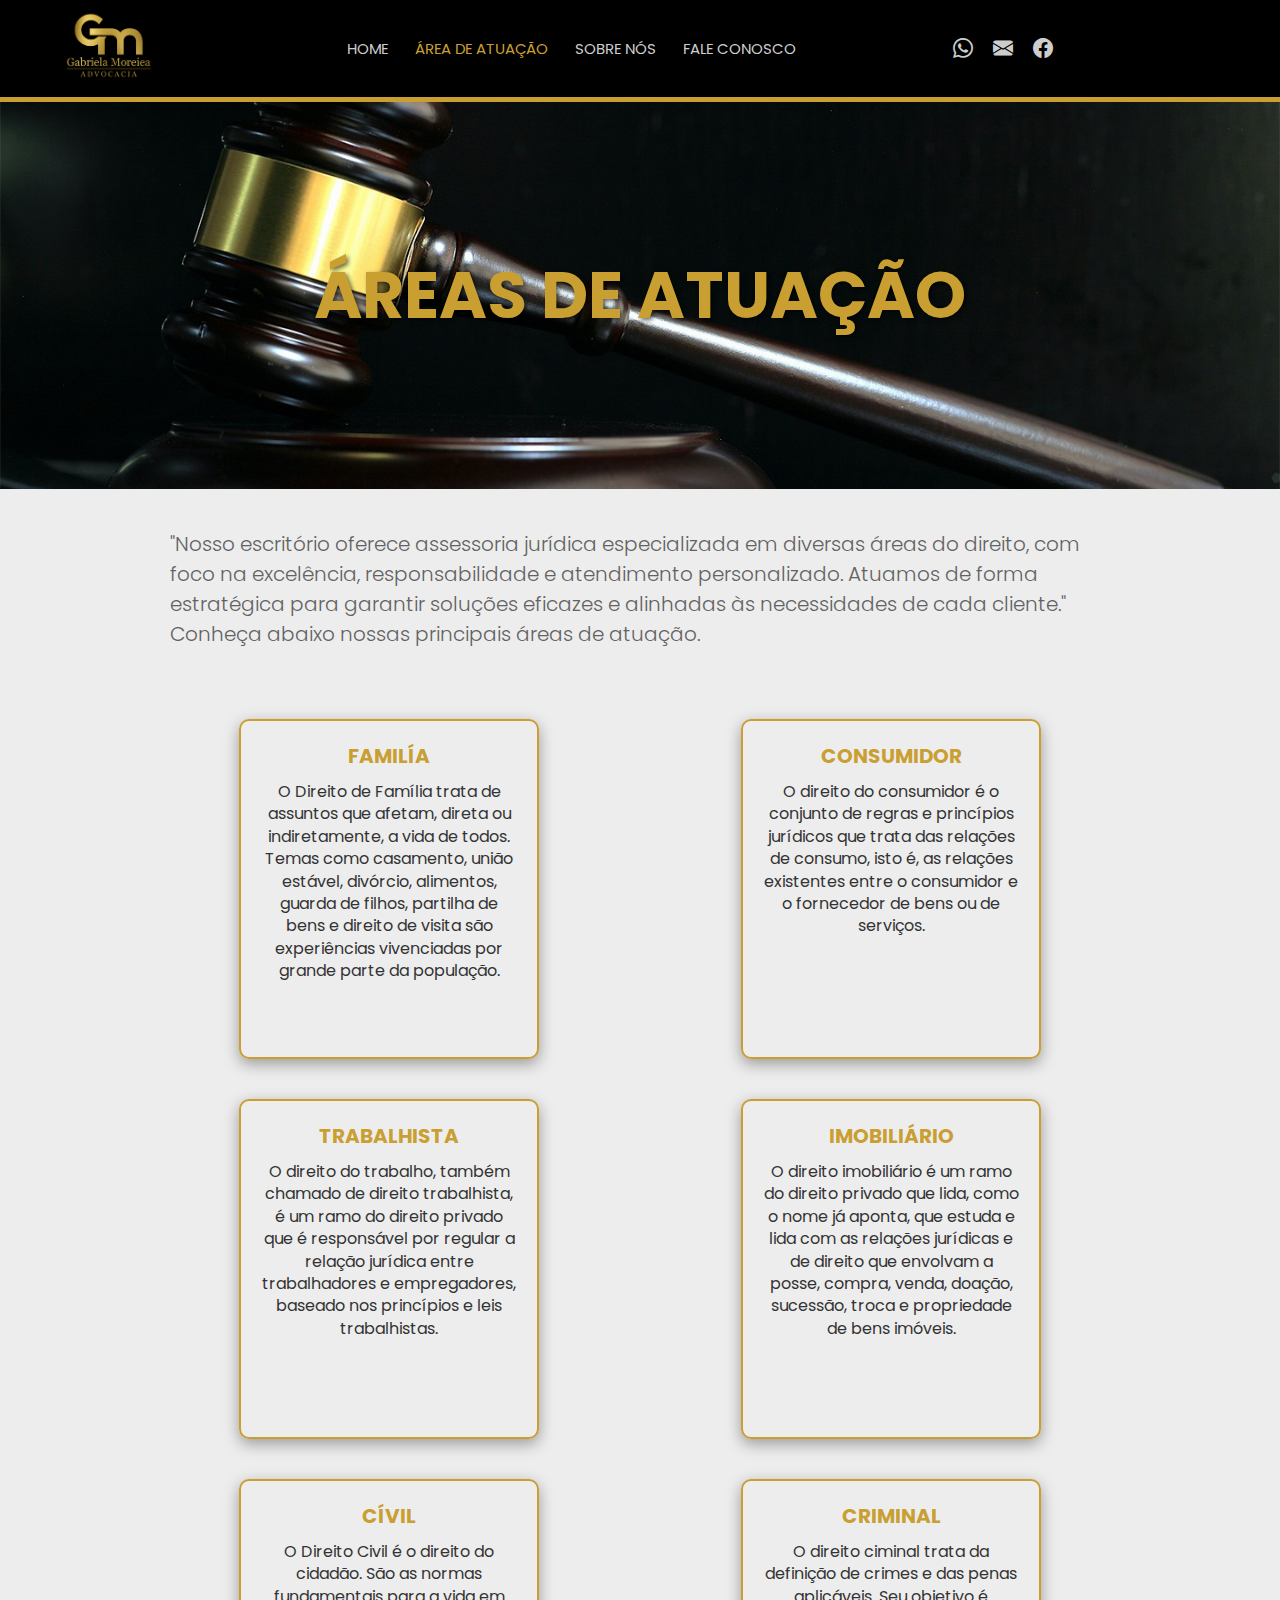
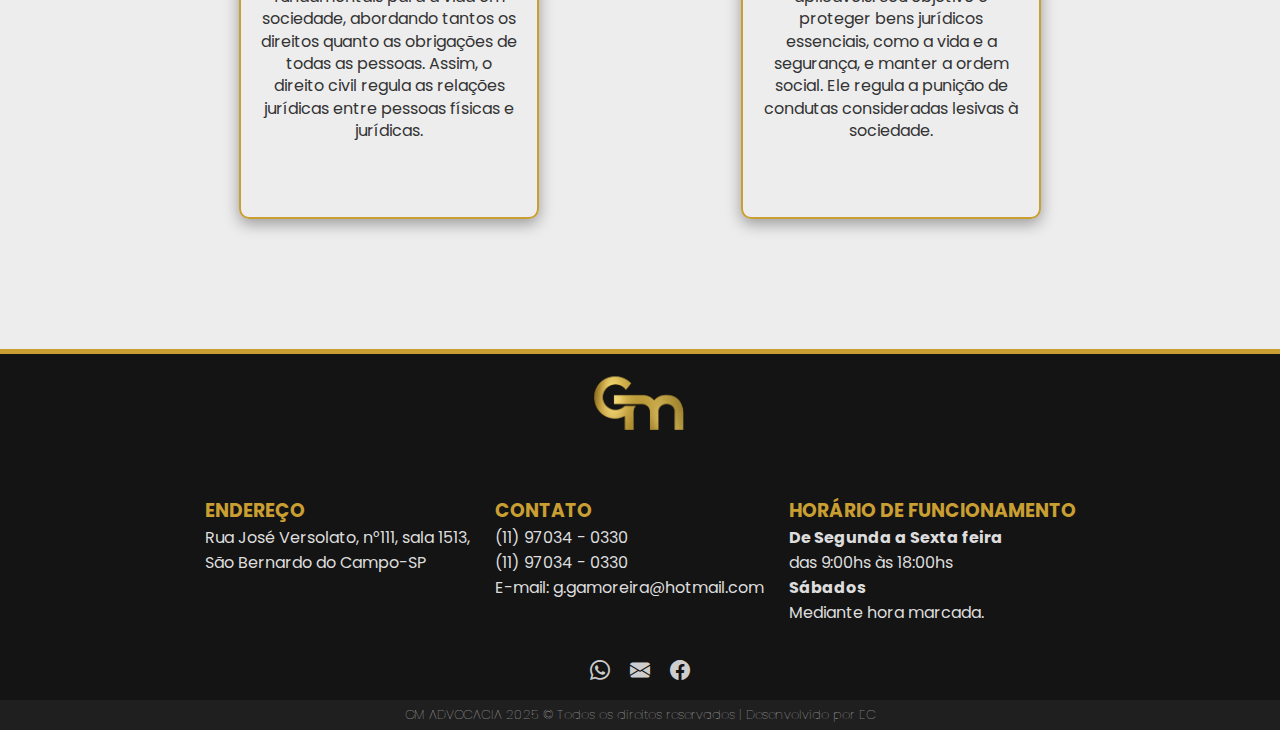
<file: areas_atuacao.html>
<!DOCTYPE html>
<html lang="pt-br">
<head>
    <meta charset="UTF-8">
    <meta name="viewport" content="width=device-width, initial-scale=1.0">
    <link rel="stylesheet" href="https://cdn.jsdelivr.net/npm/bootstrap-icons@1.13.1/font/bootstrap-icons.min.css">
    <title>Áreas de Atuação</title>

    <link rel="stylesheet" href="CSS/style.css">
        <link rel="stylesheet" href="CSS/responsive.css" media="screen">
        <script src="main.js" defer></script>
</head>
<body>

    <header>            
           
        <div class="container">
            <div class="logo"><a href="index.html"><img src="Logo 02.png" alt="Logo GM Advocacia"></a></div>
            <div class="menu">
                <ul>
                    <li> <a href="index.html">HOME</a> </li>  
                    <li> <a href="areas_atuacao.html" style="color: rgb(201, 159, 50);">ÁREA DE ATUAÇÃO</a> </li> 
                    <li> <a href="#">SOBRE NÓS</a> </li>
                    <li> <a href="#">FALE CONOSCO</a> </li> 
                </ul>
            </div>

            <div class="sociais">
                <a href="https://web.whatsapp.com/send?phone=11970340330" target="_blank">
                    <button>
                        <i class="bi bi-whatsapp"></i>
                    </button>
                </a>
                <a href="mailto:g.gamoreira@hotmail.com" target="_blank">
                    <button>
                        <i class="bi bi-envelope-fill"></i>
                    </button>
                </a>
    
                <a href="https://www.facebook.com/gabriela.moreira.7798?mibextid=ZbWKw" target="_blank">
                    <button>
                        <i class="bi bi-facebook"></i>
                    </button>
                </a>
            </div>


            <div class="btn-menu-mobile" id="btn-menu-mobile">
                <div class=" line-n1"></div>
                <div class=" line-n2"></div>
            </div>   
        </div>

        <div class="menu-mobile" id="menu-mobile">
            <ul>
                <li> <a href="index.html">HOME</a> </li>  
                <li> <a href="areas_atuacao.html" style="color: rgb(201, 159, 50);">ÁREA DE ATUAÇÃO</a> </li> 
                <li> <a href="#">SOBRE NÓS</a> </li>
                <li> <a href="#">FALE CONOSCO</a> </li> 
            </ul>
        </div>

    </header>

    <section class="banner-areas-atuacao">
        <div class="texto-banner">
            <h1>ÁREAS DE ATUAÇÃO</h1>
        </div>         
        <img src="Img/Áreas de atucção.png">
    </section>

    <div class="intro_areas_atuacao">
        <p>
            "Nosso escritório oferece assessoria jurídica especializada em diversas áreas do direito, 
            com foco na excelência, responsabilidade e atendimento personalizado. 
            Atuamos de forma estratégica para garantir soluções eficazes e alinhadas às necessidades de cada cliente."<br>
            Conheça abaixo nossas principais áreas de atuação.
        </p>
    </div>

    

    <div class="container-areas">
        <div class="card">
            <h3>FAMILÍA</h3>
            <P>
                O Direito de Família trata de assuntos que afetam, 
                direta ou indiretamente, a vida de todos. 
                Temas como casamento, união estável, divórcio, alimentos,
                guarda de filhos, partilha de bens e direito de visita são 
                experiências vivenciadas por grande parte da população.
            </P>
        </div>
        
        <div class="card">
            <h3>CONSUMIDOR</h3>
            <P>
                O direito do consumidor é o conjunto de regras e princípios
                jurídicos que trata das relações de consumo, isto é, 
                as relações existentes entre o consumidor e o fornecedor
                de bens ou de serviços.
            </P>
        </div>
        
        <div class="card">
            <h3>TRABALHISTA</h3>
            <P>
                O direito do trabalho, também chamado de direito trabalhista,
                é um ramo do direito privado que é responsável por regular a
                relação jurídica entre trabalhadores e empregadores, baseado 
                nos princípios e leis trabalhistas.
            </P>

        </div>
        <div class="card">
            <h3>IMOBILIÁRIO</h3>
            <P>
                O direito imobiliário é um ramo do direito privado que lida, 
                como o nome já aponta, que estuda e lida com as relações 
                jurídicas e de direito que envolvam a posse, compra, venda, 
                doação, sucessão, troca e propriedade de bens imóveis.
            </P>
        </div>

        <div class="card">
            <h3>CÍVIL</h3>
            <P>
                O Direito Civil é o direito do cidadão. São as normas 
                fundamentais para a vida em sociedade, abordando tantos 
                os direitos quanto as obrigações de todas as pessoas. 
                Assim, o direito civil regula as relações jurídicas entre
                pessoas físicas e jurídicas.
            </P>
        </div>

        <div class="card">
            <h3>CRIMINAL</h3>
            <P>
                O direito ciminal trata da definição de crimes
                e das penas aplicáveis. Seu objetivo é proteger 
                bens jurídicos essenciais, como a vida e a segurança,
                e manter a ordem social. Ele regula a punição de condutas 
                consideradas lesivas à sociedade. 
            </P>
        </div>

    </div>
    
    <!--Footer-->

    <div class="container-footer">
        <div class="logo-footer"><a href="index.html"><img src="Logo 02-Dourado-PNG.png" alt="Logo GM Advocacia"></a></div>
        
        <div class="container-informacoes">        
            <div class="endereco">
                <h3>ENDEREÇO</h3>
                <p>
                    Rua José Versolato, n°111, sala 1513,<br>
                    São Bernardo do Campo-SP  
                </p>
            </div>

            <div class="contato">
                <h3>CONTATO</h3>
                <p>
                (11) 97034 - 0330<br>
                (11) 97034 - 0330<br>
                E-mail: g.gamoreira@hotmail.com 
                </p>
            </div>

            <div class="horarios">
                <h3>HORÁRIO DE FUNCIONAMENTO</h3>
                <p>
                <b>De Segunda a Sexta feira</b><br>
                    das 9:00hs às 18:00hs<br>
                <b>Sábados</b><br>
                    Mediante hora marcada.
                </p>
            </div>
            
        </div>

        <div class="sociais-footer">
            <a href="https://web.whatsapp.com/send?phone=11970340330" target="_blank">
                <button>
                    <i class="bi bi-whatsapp"></i>
                </button>
            </a>
            <a href="mailto:g.gamoreira@hotmail.com" target="_blank">
                <button>
                    <i class="bi bi-envelope-fill"></i>
                </button>
            </a>

            <a href="https://www.facebook.com/gabriela.moreira.7798?mibextid=ZbWKw" target="_blank">
                <button>
                    <i class="bi bi-facebook"></i>
                </button>
            </a>
        </div>
        <div class="copy">
            <p>GM ADVOCACIA 2025 &copy; Todos os direitos reservados | Desenvolvido por EC</p>
        </div>
    </div>

     



    
</body>
</html>
</file>
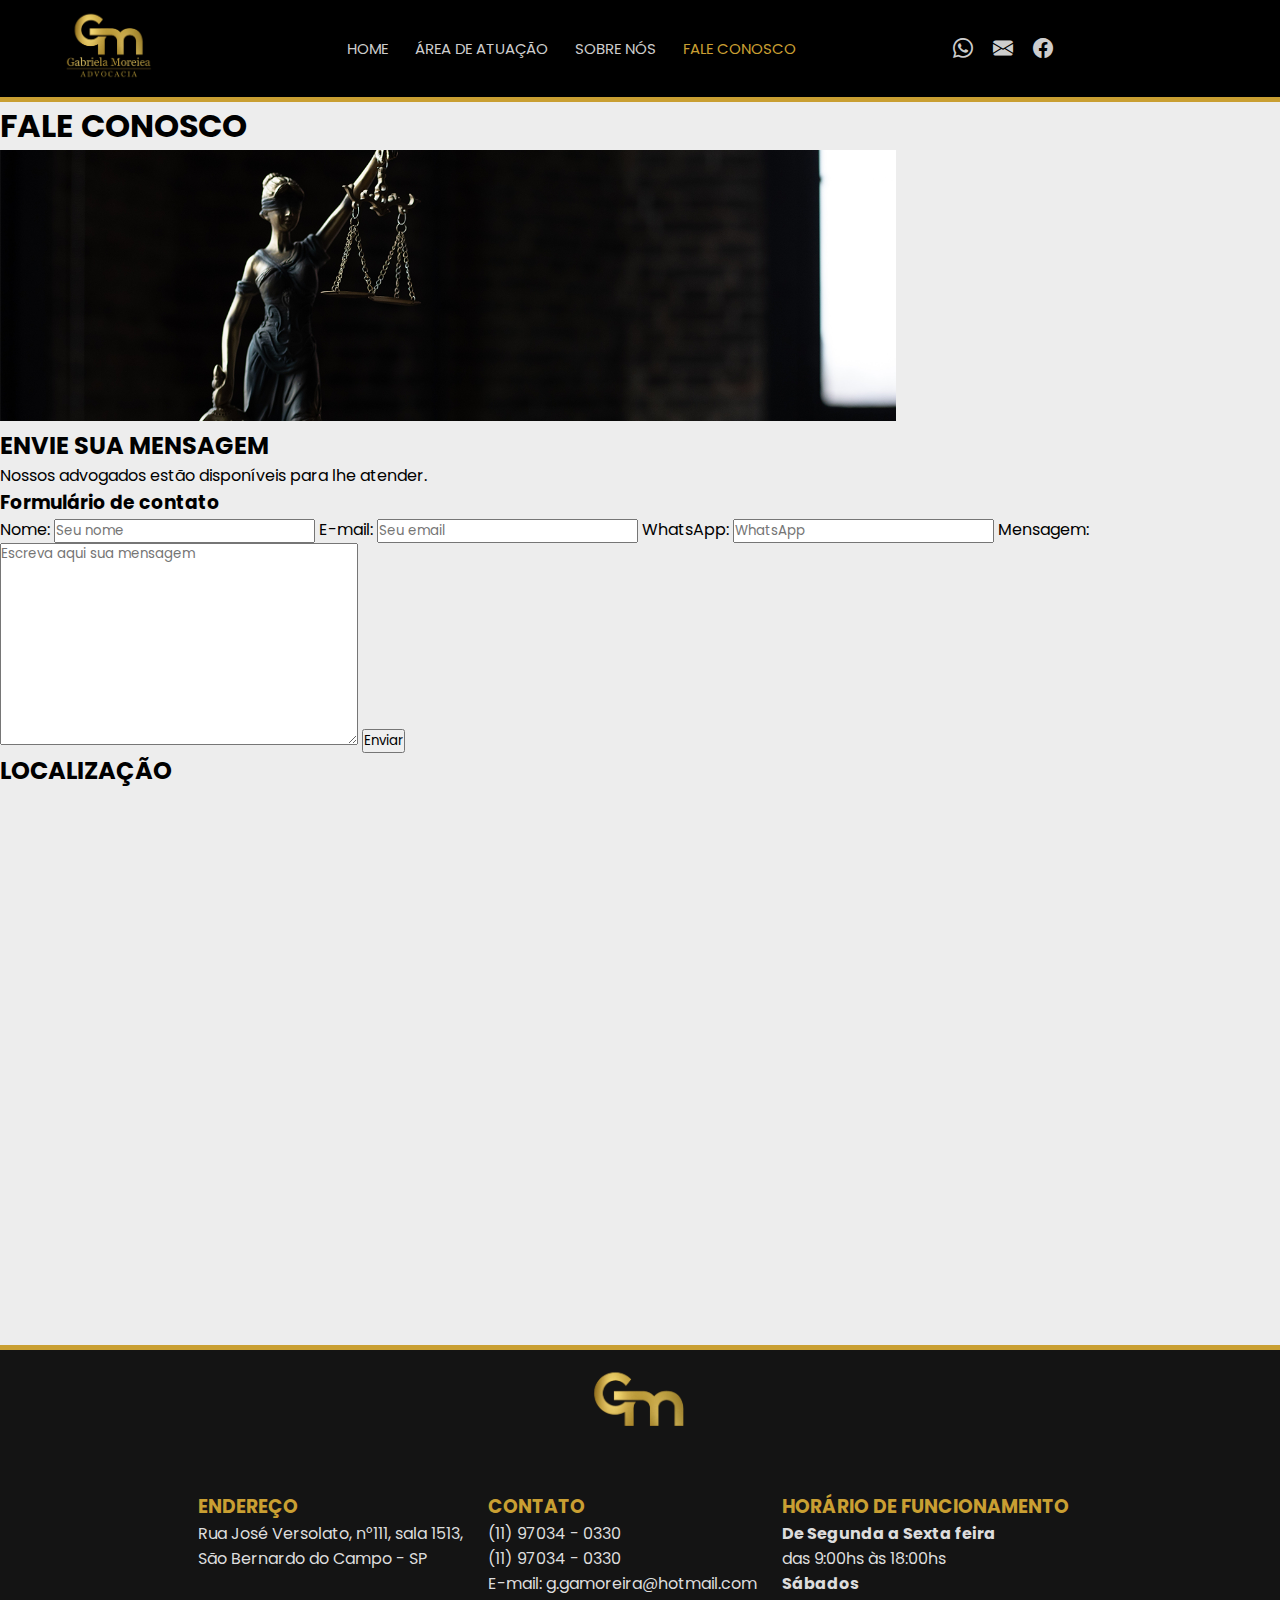
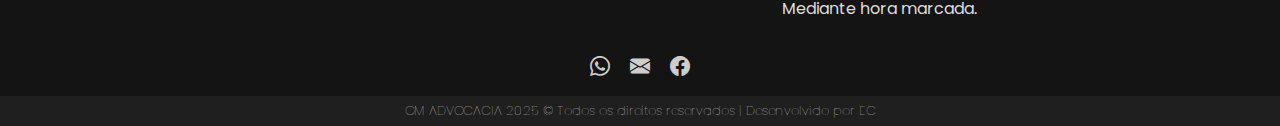
<file: fale_conosco.html>
<!DOCTYPE html>
    <html lang="pt-br">
    <head>
        <meta charset="UTF-8">
        <meta name="viewport" content="width=device-width, initial-scale=1.0">

        <link rel="stylesheet" href="https://cdn.jsdelivr.net/npm/bootstrap-icons@1.13.1/font/bootstrap-icons.min.css">
        
        <title> Fale Conosco | GM Advocacia</title>
        <link rel="stylesheet" href="CSS/style.css">
        <link rel="stylesheet" href="CSS/responsive.css" media="screen">
        <script src="main.js" defer></script>
        
    </head>
    <body>

          <!--<a href="#">g.gamoreira@hotmail.com </a> | <a href="#">(11) 97034 - 0330</a>
           https://web.whatsapp.com/--> 

        <header>            
           
           <div class="container">
                <div class="logo"><a href="index.html"><img src="Logo 02.png" alt="Logo GM Advocacia"></a></div>
                <div class="menu">
                  <ul>
                     <li> <a href="index.html" >HOME</a> </li>  
                     <li> <a href="areas_atuacao.html">ÁREA DE ATUAÇÃO</a> </li> 
                     <li> <a href="sobre_nos.html">SOBRE NÓS</a> </li>
                     <li> <a href="fale_conosco.html" style="color: rgb(201, 159, 50);">FALE CONOSCO</a> </li> 
                  </ul>
                </div>

                <div class="sociais">
                    <a href="https://web.whatsapp.com/send?phone=11970340330" target="_blank">
                        <button>
                            <i class="bi bi-whatsapp"></i>
                        </button>
                    </a>
                    <a href="mailto:g.gamoreira@hotmail.com" target="_blank">
                        <button>
                            <i class="bi bi-envelope-fill"></i>
                        </button>
                    </a>
        
                    <a href="https://www.facebook.com/gabriela.moreira.7798?mibextid=ZbWKw" target="_blank">
                        <button>
                            <i class="bi bi-facebook"></i>
                        </button>
                    </a>
                </div>


                <div class="btn-menu-mobile" id="btn-menu-mobile">
                    <div class=" line-n1"></div>
                    <div class=" line-n2"></div>
                </div>   
           </div>

           <div class="menu-mobile" id="menu-mobile">
                <ul>
                    <li> <a href="index.html">HOME</a> </li>
                    <li> <a href="areas_atuacao.html">ÁREA DE ATUAÇÃO</a> </li> 
                    <li> <a href="sobre_nos.html">SOBRE NÓS</a> </li>
                    <li> <a href="fale_conosco.html" style="color: rgb(201, 159, 50);">FALE CONOSCO</a> </li> 
                </ul>
            </div>

        </header>
        
        <div class="banner-conosco">
            <div class="texto-banner_conosco">
                <h1>FALE CONOSCO</h1>
            </div>         
            <img src="Img/Fale conosco.png">
        </div>

        <div class="texto_form">
            <h2>ENVIE SUA MENSAGEM</h2>
            <p>Nossos advogados estão disponíveis para lhe atender.</p>
        </div>

        <div class="formulario"> 
            <form action="https://formspree.io/f/mvgqnglw" method="post">

                <!-- Required: Your Static Forms API key
                <input type="hidden" name="apiKey" value="sf_b4ckfif6m0al00f9m60i40d7">   -->

                <h3>Formulário de contato</h3>

                <label>Nome:</label>
                <input type="text" name="name" placeholder="Seu nome" autocomplete="off" required>

                <label>E-mail:</label>
                <input type="email" name="email" placeholder="Seu email" autocomplete="off" required>

                <label>WhatsApp:</label>
                <input type="tel" name="telefone" placeholder="WhatsApp"  
                    pattern="^\(?\d{2}\)?\s?\d{4,5}-?\d{4}$" autocomplete="off">

                <label>Mensagem:</label>
                <textarea name="message" cols="30" rows="10" placeholder="Escreva aqui sua mensagem" required></textarea>

                <button type="submit">Enviar</button>

                <!-- Desativar reCAPTCHA 
                <input type="hidden" name="captcha" value="false">  -->

                <!-- Redirecionamento após envio 
                <input type="hidden" name="redirectTo" value="http://127.0.0.1:5500/obrigado.html">  -->

            </form>
        </div>


        <!--MAPA DE LOCALIZAÇAO-->

        <div class="localizacao">
            <h2>LOCALIZAÇÃO</h2>
            <div class="map">
                <iframe
                    src="https://www.google.com/maps/embed?pb=!1m18!1m12!1m3!1d1757.7796227114566!2d-46.55108734048931!3d-23.69105645134883!2m3!1f0!2f0!3f0!3m2!1i1024!2i768!4f13.1!3m3!1m2!1s0x94ce42366db803a7%3A0x899fd54c291163a7!2sR.%20Jos%C3%A9%20Versolato%2C%20111%20-%20Sala%201513%20-%20Centro%2C%20S%C3%A3o%20Bernardo%20do%20Campo%20-%20SP%2C%2009750-730!5e0!3m2!1spt-BR!2sbr!4v1754613613294!5m2!1spt-BR!2sbr" 
                    width="100%" 
                    height="450" 
                    style="border:0;" 
                    allowfullscreen="" 
                    loading="lazy" 
                    referrerpolicy="no-referrer-when-downgrade">
                </iframe>
            </div>

        </div>


        <!--Footer-->

       <div class="container-footer">
        <div class="logo-footer"><a href="index.html"><img src="Logo 02-Dourado-PNG.png" alt="Logo GM Advocacia"></a></div>
        
        <div class="container-informacoes">        
            <div class="endereco">
                <h3>ENDEREÇO</h3>
                <p>
                    Rua José Versolato, n°111, sala 1513,<br>
                    São Bernardo do Campo - SP  
                </p>
            </div><br>

            <div class="contato">
                <h3>CONTATO</h3>
                <p>
                (11) 97034 - 0330<br>
                (11) 97034 - 0330<br>
                E-mail: g.gamoreira@hotmail.com 
                </p>
            </div><br>

            <div class="horarios">
                <h3>HORÁRIO DE FUNCIONAMENTO</h3>
                <p>
                <b>De Segunda a Sexta feira</b><br>
                    das 9:00hs às 18:00hs<br>
                <b>Sábados</b><br>
                    Mediante hora marcada.
                </p>
            </div><br>
            
        </div>

        <div class="sociais-footer">
            <a href="https://web.whatsapp.com/send?phone=11970340330" target="_blank">
                <button>
                    <i class="bi bi-whatsapp"></i>
                </button>
            </a>
            <a href="mailto:g.gamoreira@hotmail.com" target="_blank">
                <button>
                    <i class="bi bi-envelope-fill"></i>
                </button>
            </a>

            <a href="https://www.facebook.com/gabriela.moreira.7798?mibextid=ZbWKw" target="_blank">
                <button>
                    <i class="bi bi-facebook"></i>
                </button>
            </a>
        </div>
        <div class="copy">
            <p>GM ADVOCACIA 2025 &copy; Todos os direitos reservados | Desenvolvido por EC</p>
        </div>
    </div>



        



    </body>
</HTML>
</file>
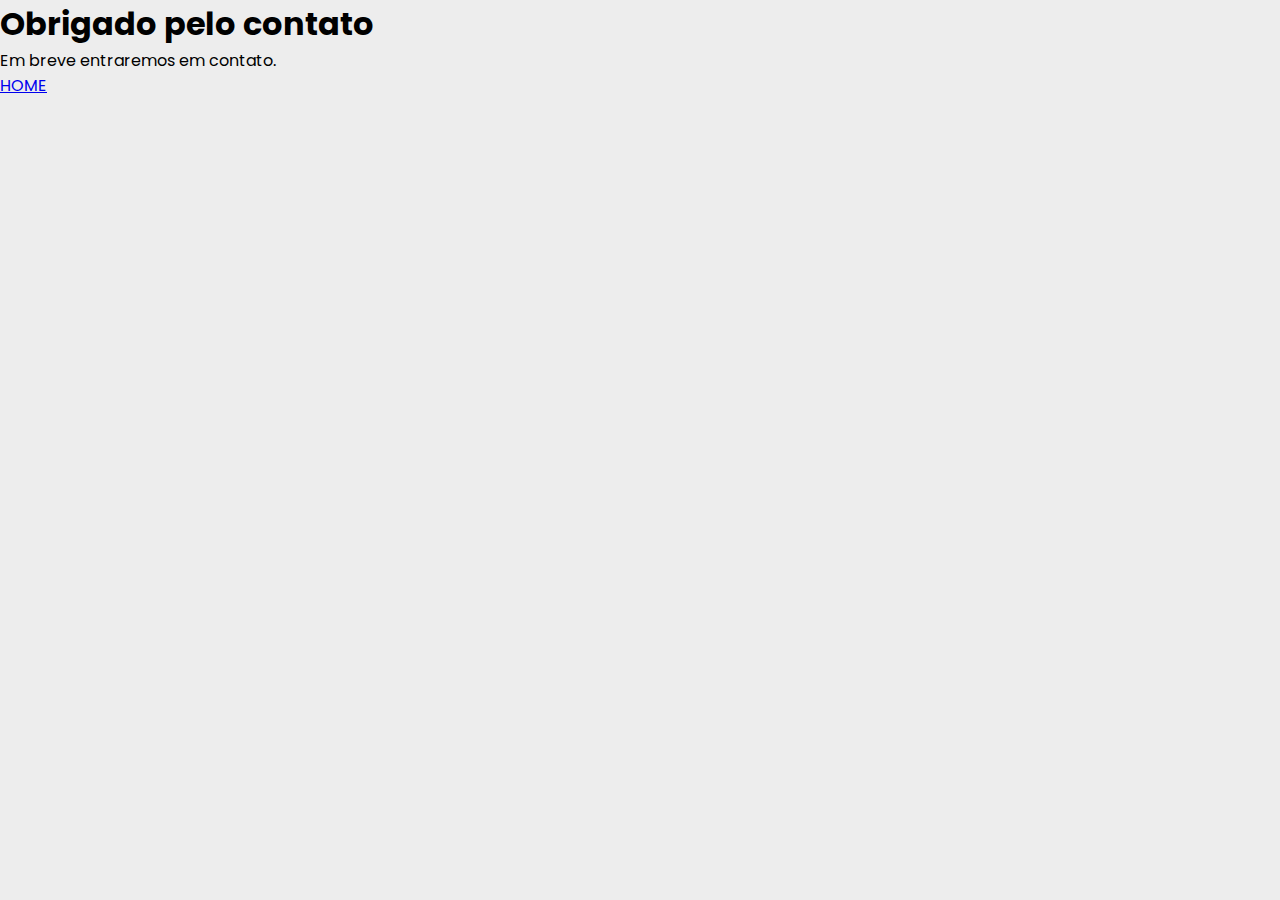
<file: obrigado.html>
<!DOCTYPE html>
<html lang="pt-br">
    <head>
        <meta charset="UTF-8">
        <meta name="viewport" content="width=device-width, initial-scale=1.0">

        <link rel="stylesheet" href="https://cdn.jsdelivr.net/npm/bootstrap-icons@1.13.1/font/bootstrap-icons.min.css">
        
        <title> Fale Conosco | GM Advocacia</title>
        <link rel="stylesheet" href="CSS/style.css">
        <link rel="stylesheet" href="CSS/responsive.css" media="screen">
        <script src="main.js" defer></script>
        
    </head>

    <body class="main">
        <h1 class="texto">Obrigado pelo contato</h1>
        <p class="paragrafo">Em breve entraremos em contato.</p>
        <a href="fale_conosco.html" class="btn">HOME</a>
        
    </body>
</html>
</file>
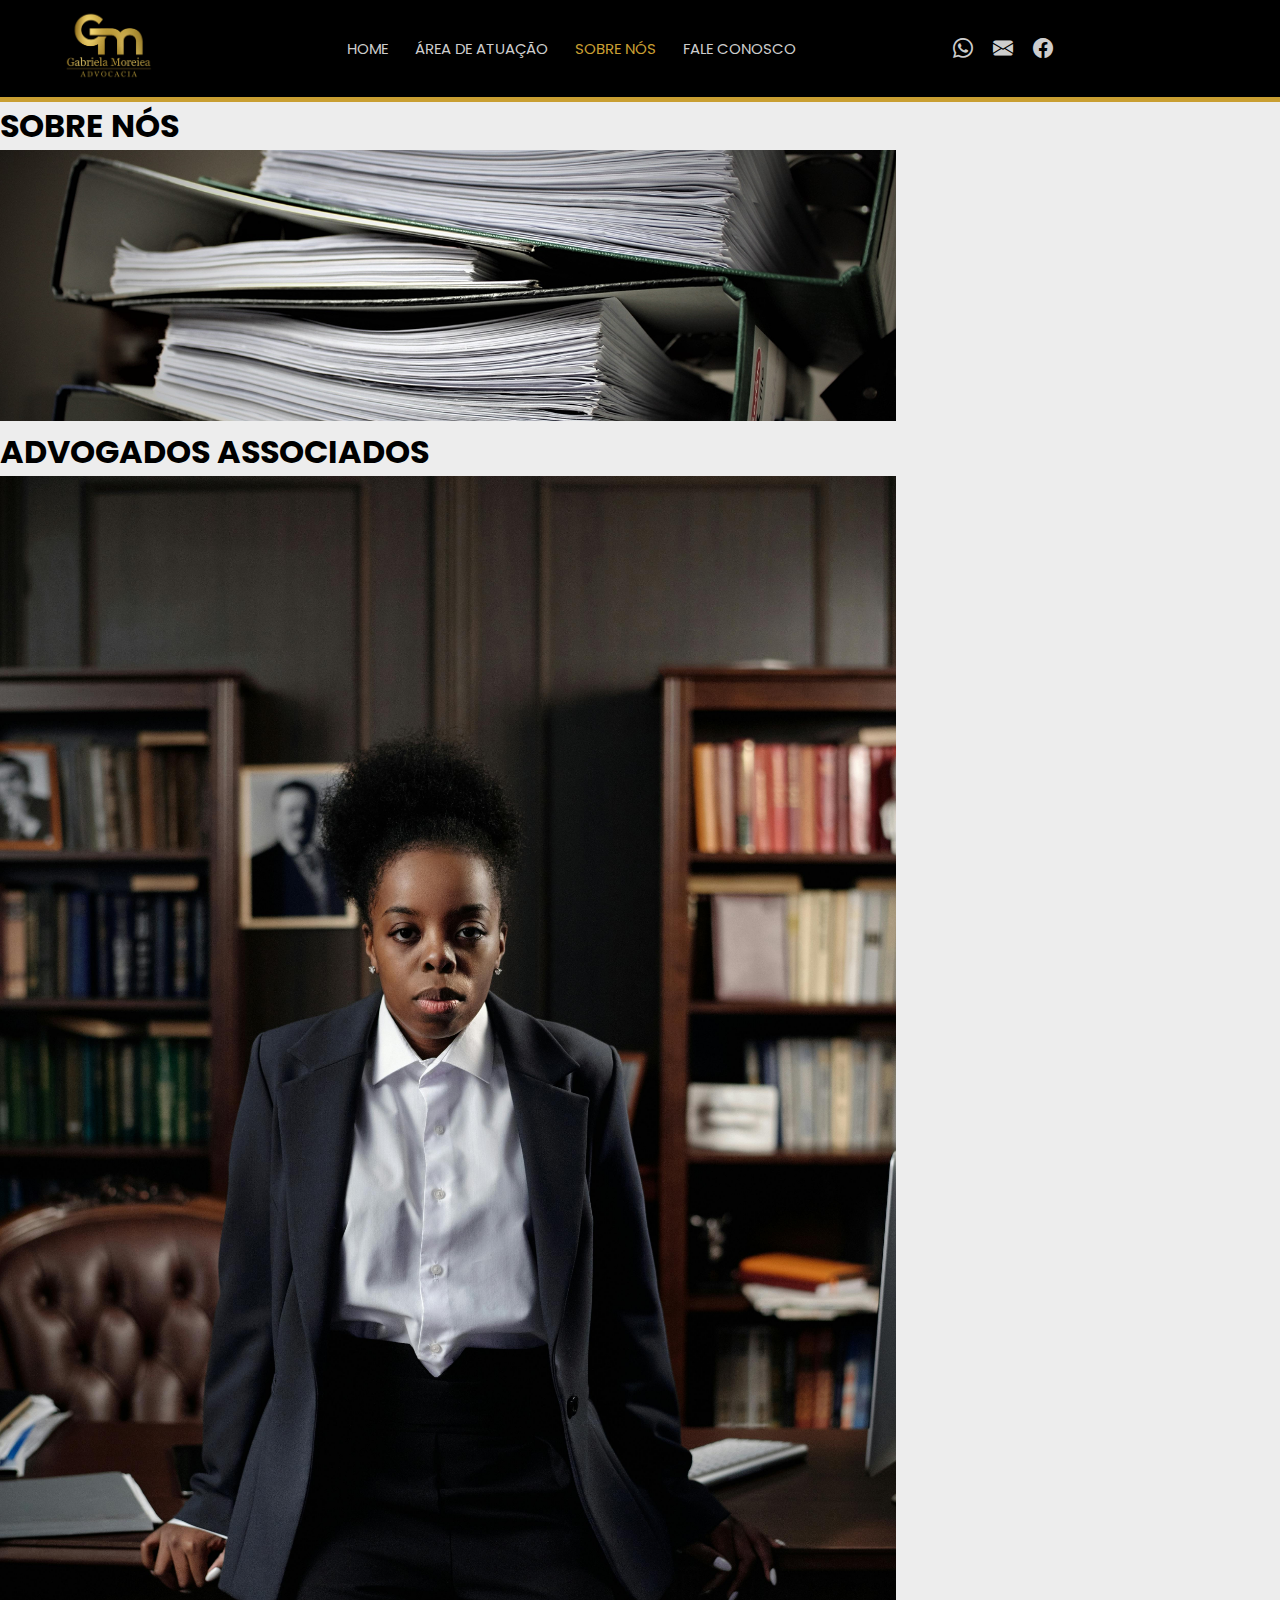
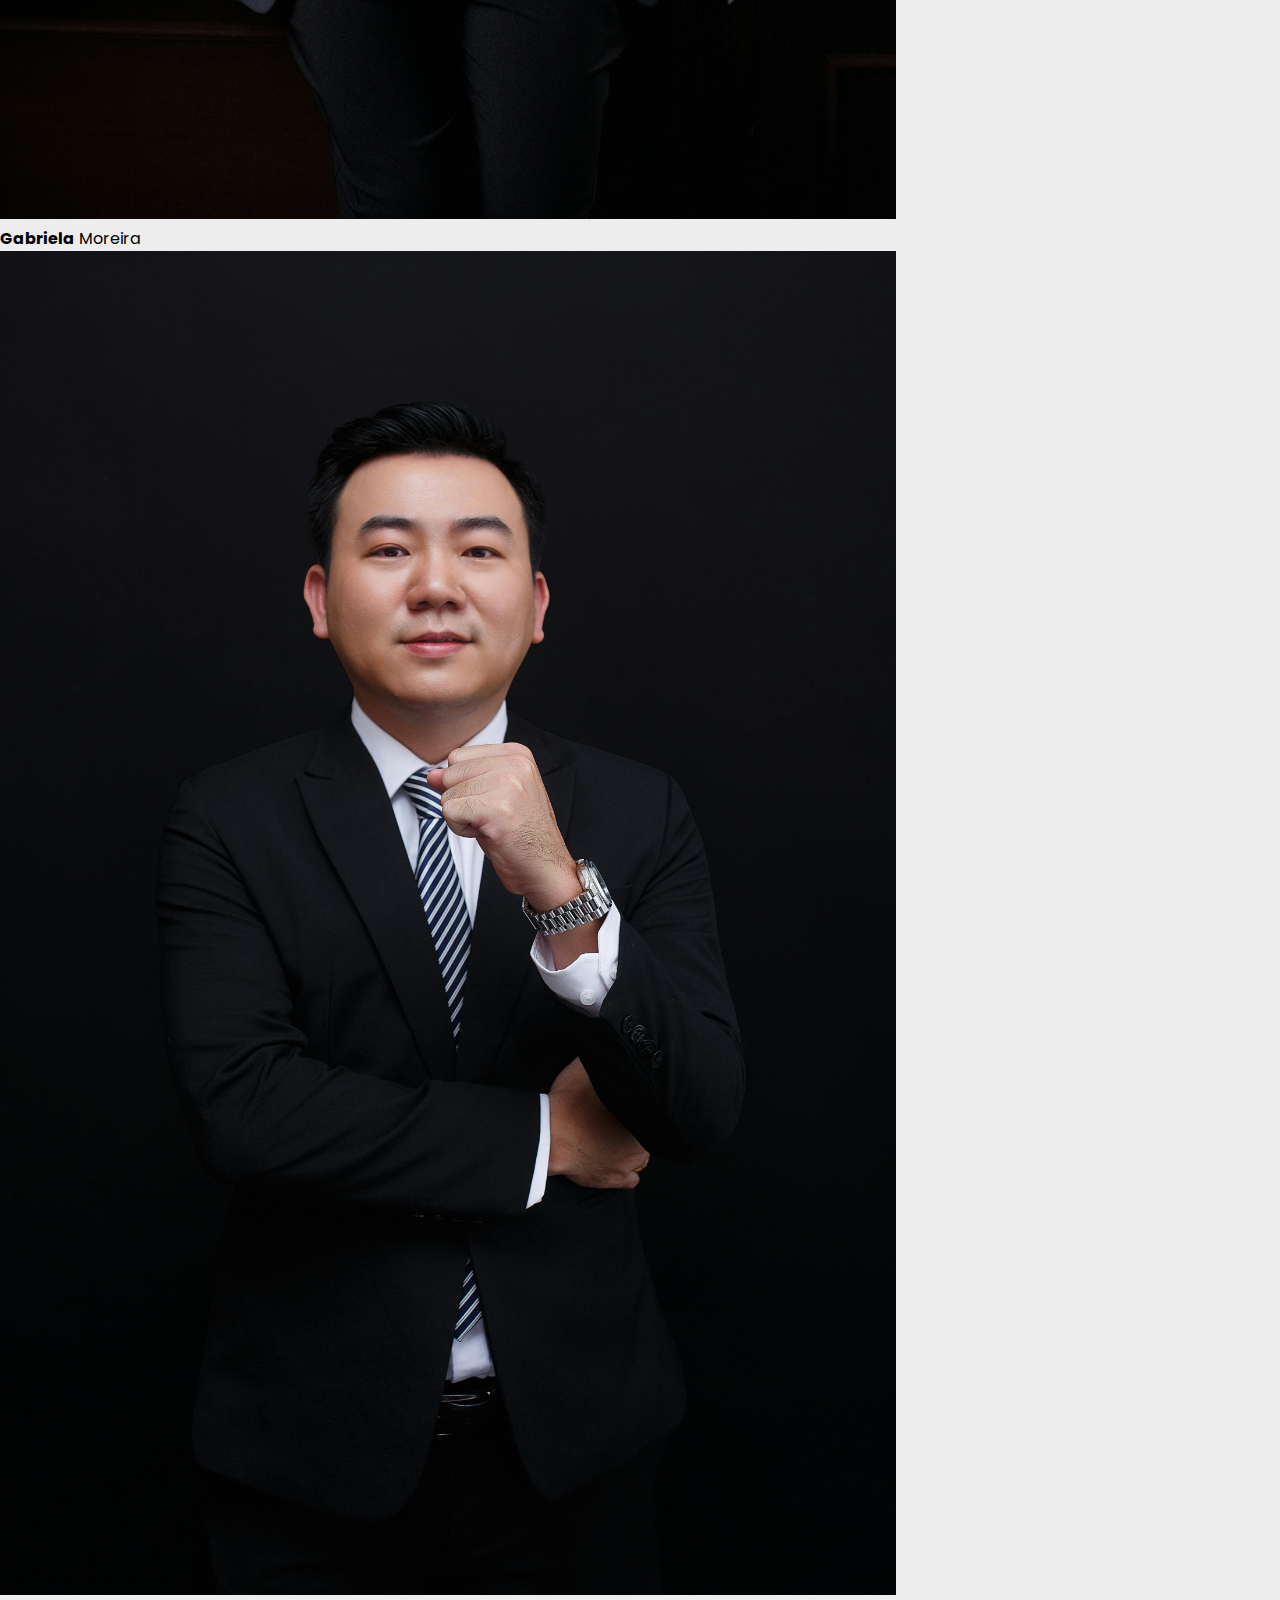
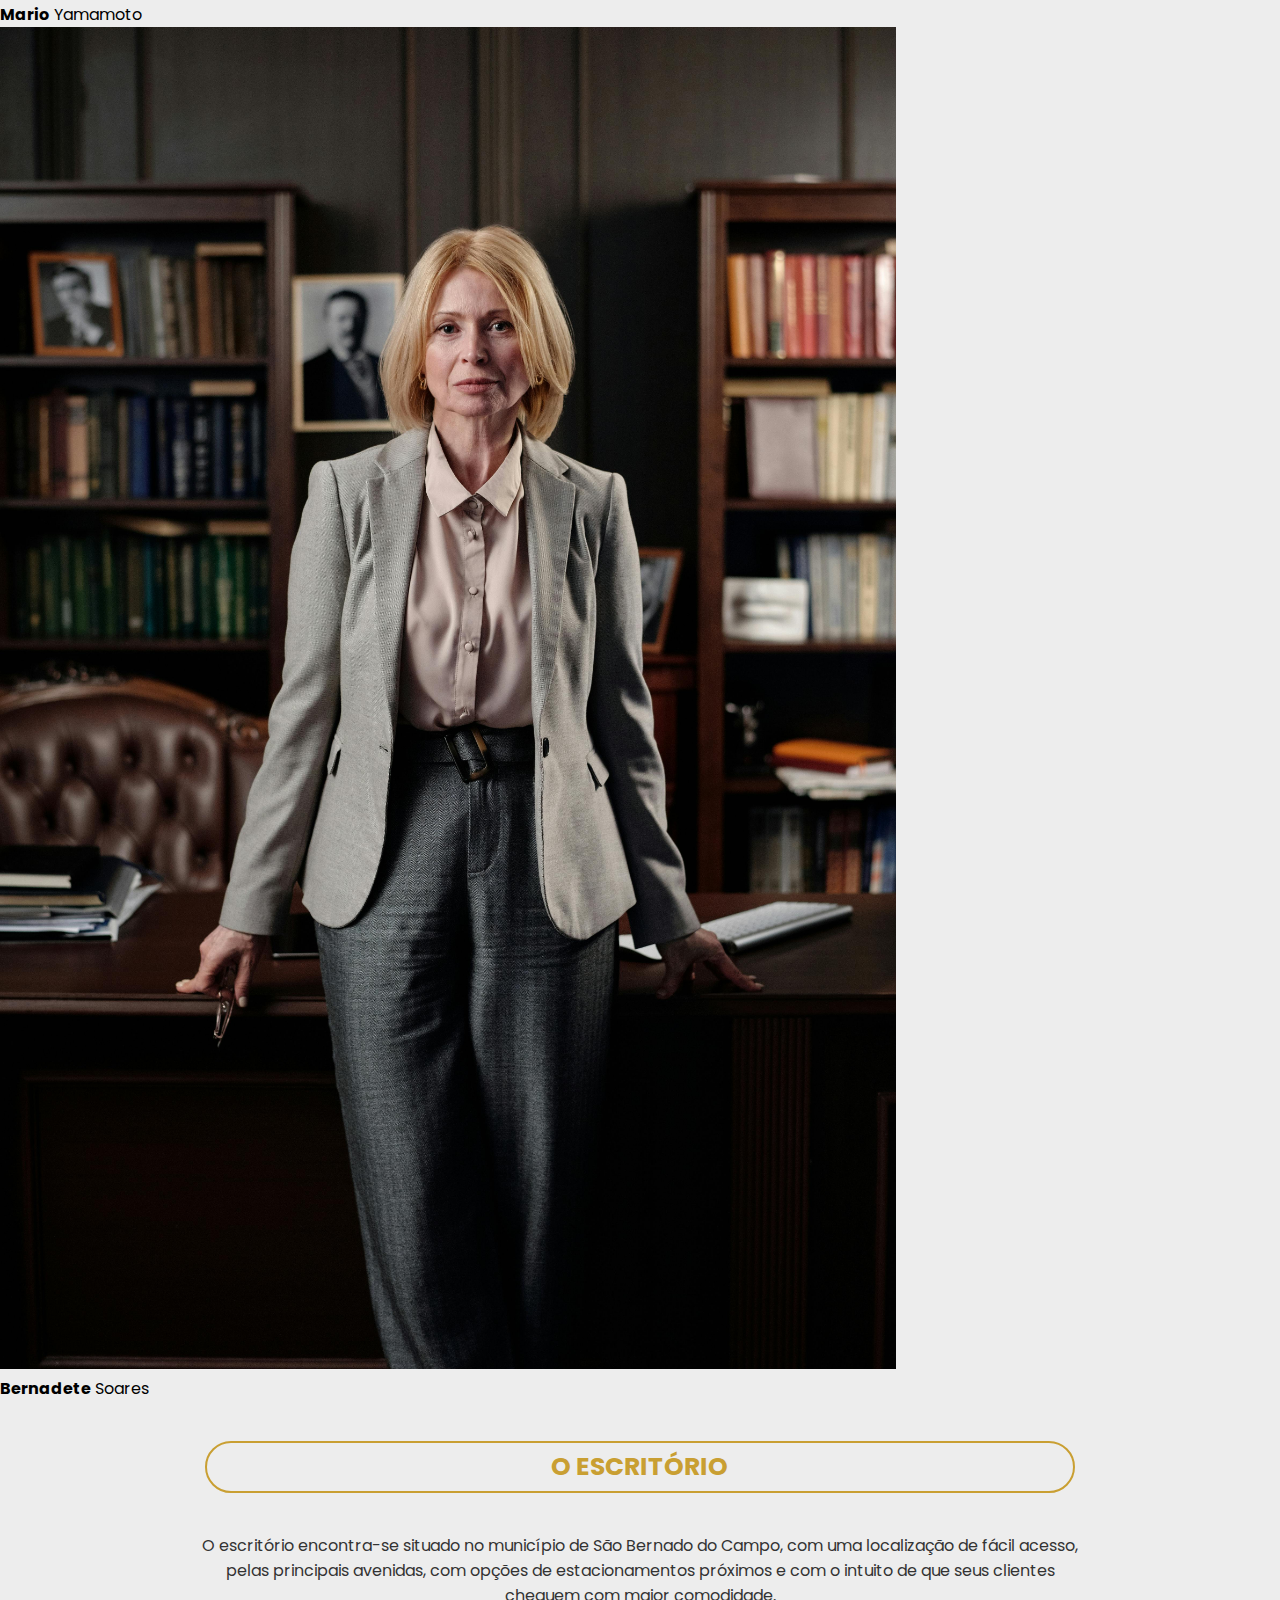
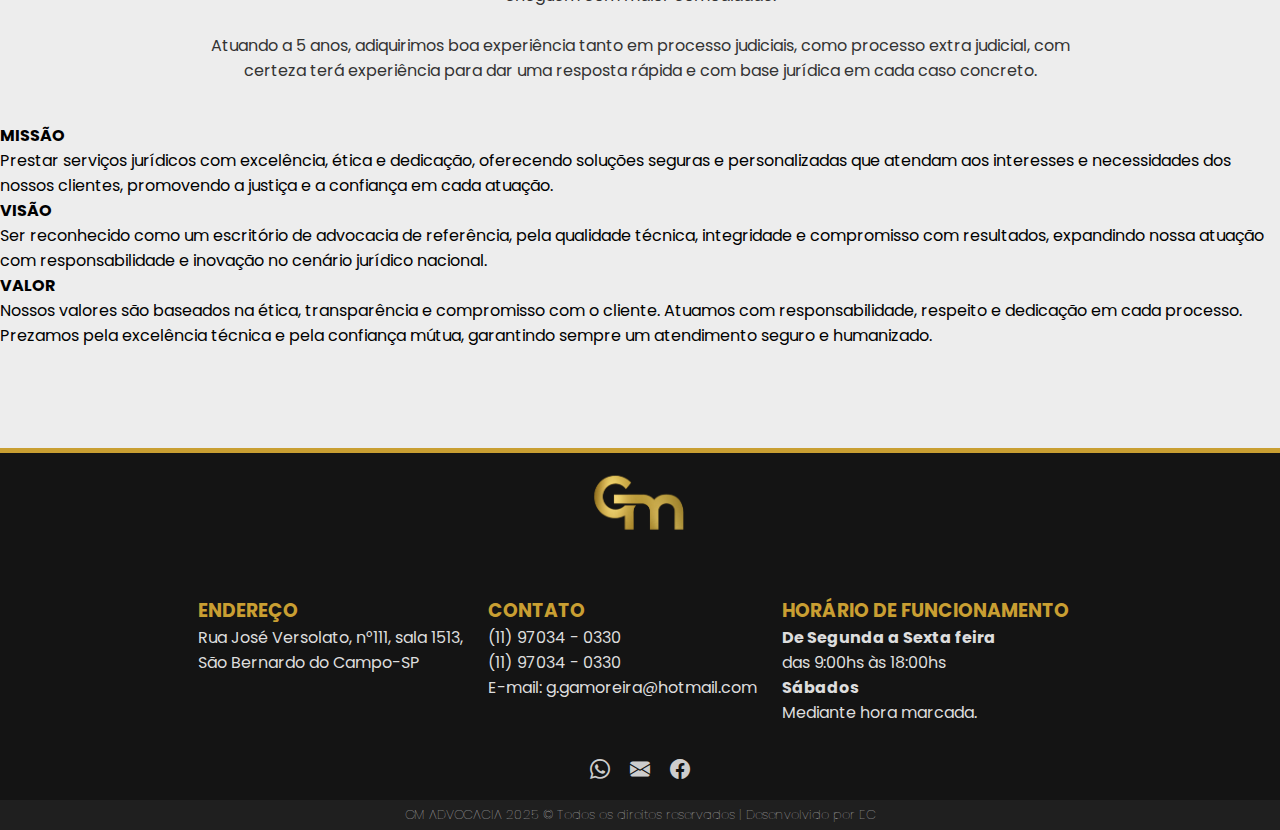
<file: sobre_nos.html>
<!DOCTYPE html>
    <html lang="pt-br">
    <head>
        <meta charset="UTF-8">
        <meta name="viewport" content="width=device-width, initial-scale=1.0">

        <link rel="stylesheet" href="https://cdn.jsdelivr.net/npm/bootstrap-icons@1.13.1/font/bootstrap-icons.min.css">
        
        <title> Sobre Nós | GM Advocacia </title>
        <link rel="stylesheet" href="CSS/style.css">
        <link rel="stylesheet" href="CSS/responsive.css" media="screen">
        <script src="main.js" defer></script>
        
    </head>
    <body>

          <!--<a href="#">g.gamoreira@hotmail.com </a> | <a href="#">(11) 97034 - 0330</a>
           https://web.whatsapp.com/--> 

        <header>            
           
           <div class="container">
                <div class="logo"><a href="index.html"><img src="Logo 02.png" alt="Logo GM Advocacia"></a></div>
                <div class="menu">
                  <ul>
                     <li> <a href="index.html" >HOME</a> </li>  
                     <li> <a href="areas_atuacao.html">ÁREA DE ATUAÇÃO</a> </li> 
                     <li> <a href="sobre_nos.html" style="color: rgb(201, 159, 50);">SOBRE NÓS</a> </li>
                     <li> <a href="fale_conosco.html">FALE CONOSCO</a> </li> 
                  </ul>
                </div>

                <div class="sociais">
                    <a href="https://web.whatsapp.com/send?phone=11970340330" target="_blank">
                        <button>
                            <i class="bi bi-whatsapp"></i>
                        </button>
                    </a>
                    <a href="mailto:g.gamoreira@hotmail.com" target="_blank">
                        <button>
                            <i class="bi bi-envelope-fill"></i>
                        </button>
                    </a>
        
                    <a href="https://www.facebook.com/gabriela.moreira.7798?mibextid=ZbWKw" target="_blank">
                        <button>
                            <i class="bi bi-facebook"></i>
                        </button>
                    </a>
                </div>


                <div class="btn-menu-mobile" id="btn-menu-mobile">
                    <div class=" line-n1"></div>
                    <div class=" line-n2"></div>
                </div>   
           </div>

           <div class="menu-mobile" id="menu-mobile">
                <ul>
                    <li> <a href="index.html">HOME</a> </li>
                    <li> <a href="areas_atuacao.html">ÁREA DE ATUAÇÃO</a> </li> 
                    <li> <a href="sobre_nos.html" style="color: rgb(201, 159, 50);">SOBRE NÓS</a> </li>
                    <li> <a href="fale_conosco.html">FALE CONOSCO</a> </li> 
                </ul>
            </div>

        </header>
        
        <section class="banner-sobre-nos">
            <div class="texto-banner_sobre_nos">
                <h1>SOBRE NÓS</h1>
            </div>         
            <img src="Img/Sobre nos.png">
        </section>

        <div class="adv_associados">
            <h1>ADVOGADOS ASSOCIADOS</h1>
            <div class="cards-img">  
                <div class="img">
                    <img src="Img/adv_02.jpg" alt="Imagem 1">
                    <p><b>Gabriela</b> Moreira</p>
                </div>

                <div class="img">
                    <img src="Img/adv_01.jpg" alt="Imagem 2">
                    <p><b>Mario</b> Yamamoto</p>
                </div>

                <div class="img">
                    <img src="Img/adv_03.jpg" alt="Imagem 3">
                    <p><b>Bernadete</b> Soares</p>
                </div>  
            </div> 
            
           
        </div>

        <div class="escritorio-h1">
            <h1>O ESCRITÓRIO</h1>
            <P>
                O  escritório encontra-se situado no município de São Bernado do Campo, 
                com uma localização de fácil acesso, pelas principais avenidas, 
                com opções de estacionamentos próximos e com o intuito de que seus 
                clientes cheguem com maior comodidade.<br>
                <br>
                Atuando a 5 anos, adiquirimos boa experiência tanto em processo judiciais, 
                como processo extra judicial, com certeza terá experiência para dar uma resposta 
                rápida e com base jurídica em cada caso concreto.
            </P>
        </div>

        <div class="container-missao">
            <h4>MISSÃO</h4>
            <p>
                Prestar serviços jurídicos com excelência, ética e dedicação, 
                oferecendo soluções seguras e personalizadas que atendam aos interesses e necessidades dos nossos clientes, 
                promovendo a justiça e a confiança em cada atuação.
            </p>

            <h4>VISÃO</h4>
            <p>
                Ser reconhecido como um escritório de advocacia de referência, 
                pela qualidade técnica, integridade e compromisso com resultados, 
                expandindo nossa atuação com responsabilidade e inovação no cenário jurídico nacional.
            </p>

            <h4>VALOR</h4>
            <p>
                Nossos valores são baseados na ética, transparência e compromisso com o cliente. 
                Atuamos com responsabilidade, respeito e dedicação em cada processo. 
                Prezamos pela excelência técnica e pela confiança mútua, 
                garantindo sempre um atendimento seguro e humanizado.
            </p>

        </div>

        <!--Footer-->

       <div class="container-footer">
        <div class="logo-footer"><a href="index.html"><img src="Logo 02-Dourado-PNG.png" alt="Logo GM Advocacia"></a></div>
        
        <div class="container-informacoes">        
            <div class="endereco">
                <h3>ENDEREÇO</h3>
                <p>
                    Rua José Versolato, n°111, sala 1513,<br>
                    São Bernardo do Campo-SP  
                </p>
            </div><br>

            <div class="contato">
                <h3>CONTATO</h3>
                <p>
                (11) 97034 - 0330<br>
                (11) 97034 - 0330<br>
                E-mail: g.gamoreira@hotmail.com 
                </p>
            </div><br>

            <div class="horarios">
                <h3>HORÁRIO DE FUNCIONAMENTO</h3>
                <p>
                <b>De Segunda a Sexta feira</b><br>
                    das 9:00hs às 18:00hs<br>
                <b>Sábados</b><br>
                    Mediante hora marcada.
                </p>
            </div><br>
            
        </div>

        <div class="sociais-footer">
            <a href="https://web.whatsapp.com/send?phone=11970340330" target="_blank">
                <button>
                    <i class="bi bi-whatsapp"></i>
                </button>
            </a>
            <a href="mailto:g.gamoreira@hotmail.com" target="_blank">
                <button>
                    <i class="bi bi-envelope-fill"></i>
                </button>
            </a>

            <a href="https://www.facebook.com/gabriela.moreira.7798?mibextid=ZbWKw" target="_blank">
                <button>
                    <i class="bi bi-facebook"></i>
                </button>
            </a>
        </div>

        <div class="copy">
            <p>GM ADVOCACIA 2025 &copy; Todos os direitos reservados | Desenvolvido por EC</p>
        </div>
    </div>



        



    </body>
</HTML>
</file>
<file: CSS/style.css>
@import url('https://fonts.googleapis.com/css2?family=Poppins:ital,wght@0,300;0,500;1,400;1,600&display=swap');
*{
    margin: 0;
    padding: 0;
    box-sizing: border-box;
    font-family:'Poppins', sans-serif;
} 
body{
    background-color: rgb(237, 237, 237);
}  
img{    
    width: 70%;
}
.logo{
    width: 10%;
}


.container{
    max-width: auto;
    margin: 0 auto;
    display:flex;
    align-items: center;
    justify-content: space-around;
    border-bottom: 5px rgb(201, 159,50) solid;
    padding: 10px 0px;
}

header .menu{    
    display: flex;
    justify-content: space-between;
}

header{
    background-color: rgb(0, 0, 0);
    width: auto;
}


ul{
    display: flex;
    align-items: center;
    list-style: none;
    padding: 10px;
}

.container li{
    margin-left: 7px;
}

.container li a{
    text-decoration: none;
    color: #CDCDCD;
    font-size: 15px;
    padding: 8px 10px;
}

.container li a:hover{
    color: rgba(201, 159, 50, 1);
}

.sociais{
    display: flex;
    align-items: center;
    justify-content: flex-end;   
}
.sociais button{
    font-size: 20px;
    background: none;
    text-decoration: none;
    color: #CDCDCD;
    width: 40px;  /* tamanho dos icones */
    border: none;
} 
.sociais button:hover {
    color: rgba(201, 159, 50, 1) ;
    transform: scale(1.3);    /* Efeito ao passar o mouse */
} 

header .menu-mobile{
    display: none;  /* Esconder menu mobile na pagina Web */
}

header .btn-menu-mobile .line-n1{
    width: 25px;
}
header .btn-menu-mobile .line-n2{
    width:20px;
}

/* banner */

.banner {
    position: relative;
    
}

.banner img {
    width: 100%;
    height: auto;
    display: block;
}

.banner .texto-banner {
    position: absolute;
    top: 45% ;
    left: 5%;
    transform: translateY(-50%);
    color: #DDDDDD;
    display: flex;
    flex-direction: column;
    align-items: flex-start;
    text-shadow: 2px 2px 4px rgba(0, 0, 0, 0.6);
}

.texto-banner h1{
    font-size: 65px;
    line-height: 0.9; /* quanto menor, menos espaço entre as linhas */
}
.texto-banner h3{
    font-size: 45px;
    font-weight:200;
    line-height: 1.2; /* quanto menor, menos espaço entre as linhas */
}
.texto-banner h5{
   font-size: 25px;
    font-weight: 180;
    line-height: 0.9; /* quanto menor, menos espaço entre as linhas */ 
}

/* ÁREAS DE ATUAÇÃO CARDS HOME*/

.areas_de_atuacao H1{
    font-size: 25px;
    color: rgba(201, 159, 50, 1);
    text-align: center;
    margin-top: 40px;
    margin-left: auto;
    margin-right: auto;
    border: rgba(201, 159, 50, 1) solid 2px;
    border-radius:50px;
    max-width: 68%;
    padding: 5px 5px;
}

/* Introdução da guia Áreas de atuação */

.intro_areas_atuacao{
    font-size: 20px;
    color: #626262;
    font-weight: 300;      /* para deixar a fonte mais fina */
    width: 75%; 
    height: auto;          /* Faz o container ocupar toda a largura da tela em telas pequenas */
    margin: 30px auto;     /* Centraliza horizontalmente */
    padding: 10px;         /* Adiciona espaçamento interno */
    display: flex;
    justify-content: space-around;
    align-items: center;
    flex-wrap: wrap;
}

.container-areas h3 {
    color: rgba(201, 159, 50, 1);
    
}
.container-areas p{ 
    color: #515151;
    
}
    
.container-areas {    
    width: 80%; 
    height: auto;          /* Faz o container ocupar toda a largura da tela em telas pequenas */
    margin: 30px auto;     /* Centraliza horizontalmente */
    padding: 10px;         /* Adiciona espaçamento interno */
    display: flex;
    justify-content: space-around;
    align-items: center;
    flex-wrap: wrap;
}

.card {
    border: 2px solid rgba(201, 159, 50, 1);
    border-radius: 10px;
    width: 300px;
    height: 340px;
    padding: 20px;
    text-align: center;
    box-shadow: rgba(0, 0, 0, 0.35) 0px 5px 15px;    
    transition: transform 0.2s ease;
    margin: 20px;
}

.card:hover {
  transform: translateY(-5px);
}

.card h3 {
  color: rgba(201, 159, 50, 1);
  margin-bottom: 10px;
  font-size: 20px;
 
}

.card p {
  font-size: 16px;
  color: #333;
  line-height: 1.4;
}

/* O Ecritóroio */
.escritorio-h1 h1{
    margin-top: 40px;
    font-size: 25px;
    color: rgba(201, 159, 50, 1);
    text-align: center;
    margin-left: auto;
    margin-right: auto;
    border: rgba(201, 159, 50, 1) solid 2px;
    border-radius:50px;
    max-width: 68%;
    padding: 5px 5px;
}
.escritorio-h1 p{
    width: 70%;
    color: #333;
    margin: 40px auto;
    text-align: center;
}

    /* Footer*/
    
    .container-footer{
        margin-top: 100px;
        background-color: rgb(20, 20, 20);
        border-top: rgba(201, 159, 50, 1) solid 5px;
        max-width: 100%;
    }

    .logo-footer{
        width: 150px;
        margin: 0 auto; 
    }
    .logo-footer img{
        width:150px;   /* Tamanho da logo */       
    }

    .container-footer .logo-footer{
        display: flex;
        justify-content: center;
        align-items: center;
    }
    .container-informacoes{
        max-width: 70%;
        margin: 30px auto;
        display: flex;
        justify-content: space-around;
        flex-wrap: wrap;
    }
    .container-informacoes h3{
        color: rgba(201, 159, 50, 1) ;
    }
     .container-informacoes p{
        color: #DDDDDD;;
    }

    .container-footer .sociais-footer {
        display: flex;
        justify-content: center;
        align-items: center;

    }
    .sociais-footer button{
        font-size: 20px;
        background: none;
        text-decoration: none;
        color: #CDCDCD;
        width: 40px;  /* tamanho dos icones */
        border: none;
    }
    .container-footer .copy{
        font-size: 13px;
        color: #CDCDCD;
        margin-top: 15px;
        background-color: #1f1f1f;
        align-items: center;
        text-align: center;
        padding: 5px;
        font-weight: 180;
    }
    .container-footer button:hover{
        color: rgba(201, 159, 50, 1);
        cursor: pointer;
        transform: scale(1.3);
    }

    /* ÁREAS DE ATUAÇÃO */

    .banner-areas-atuacao {
        position: relative;
    }
    .banner-areas-atuacao img {
        width: 100%;
        height: auto;
        display: block;
    }
    .banner-areas-atuacao .texto-banner{
        position: absolute;
        top: 50%; /* Centraliza verticalmente */
        left: 50%; /* Centraliza horizontalmente */
        transform: translate(-50%, -50%); /* Corrige o deslocamento do centro */
        
        color: rgba(201, 159, 50, 1);
        display: flex;
        justify-content: center;
        align-items: center;
        text-align: center;

        text-shadow: 2px 2px 4px rgba(0, 0, 0, 0.6);
        width: 100%; /* Para ocupar a largura da seção */

    }
</file>
<file: CSS/responsive.css>
@media screen and (max-width: 800px) {

    header .menu, header .sociais {
        display: none;
    }

    header .logo{
        width: 15%; 
        margin-top: 10px;
        margin-right: 120px;       
    } 

    /* Estilo do botão "X" do menu mobile */

    header .btn-menu-mobile div{
    background-color: rgba(201, 159, 50, 1);
    height: 3px;
    margin: 8px 10px;
    transition: .2s;
    z-index: 99999999999999;

    } 
    header .btn-menu-mobile .line-n1.ativo1{
        transform: rotate(45deg) translate(31%);
    }
    header .btn-menu-mobile .line-n2.ativo2{
        transform: rotate(-45deg) translate(30%);
        width: 25px;
    }

    /* Estilo menu mobile */

    header .menu-mobile{
        position: fixed;
        margin-top: 74px;
        width: 0;
        height: 0;
        background-color: #0000007a;
        border-bottom-left-radius: 30px;
        border-bottom-right-radius: 30px;
        backdrop-filter: blur(5px);
        position: absolute;
        top: 0;
        right: 0;
        z-index: 8888;
        
        display: flex;
        align-items: center;
        justify-content: center;
        text-align: center;

        overflow: hidden;
        transition: .5s;
    } 
   
    header .menu-mobile ul{
        display: block;
        padding: 0px; 
        width: 70%;      
    }

    header .menu-mobile a{
        text-decoration: none;
        color: #fff;
        margin: 10px;
        padding: 10px 0;
        display: block;
        border: #fff solid 2px;
        border-radius: 25px;
    }
    header .menu-mobile a:hover{
        cursor: pointer;
        font-size: 17px;
        color: rgba(201, 159, 50, 1);
        border: rgba(201, 159, 50, 1) solid 2px;
    }

    header .menu-mobile.abrir{
        position: fixed;
        width: 100%;
        height: 48%;

    }

   /*Estilo texto banner HOME*/

   .banner .texto-banner {
     position: absolutere;
     top: 50%;
     left: 5%;
     transform: translateY(-50%);
     color: #DDDDDD;
     display: flex;
     flex-direction: column;
     align-items: flex-start;
     text-shadow: 2px 2px 4px rgba(0, 0, 0, 0.6);

    }
    .texto-banner h1{
     font-size: 30px;
     line-height: 0.9; /* quanto menor, menos espaço entre as linhas */
    }
    .texto-banner h3{
     font-size: 20px;
     font-weight:200;
     line-height: 1.4; /* quanto menor, menos espaço entre as linhas */
    }
    .texto-banner h5{
      font-size: 10px;
      font-weight: 180;
      line-height: 0.8; /* quanto menor, menos espaço entre as linhas */ 
   
    }

    .areas_de_atuacao h1{
        font-size:20PX;
    }

    /* SOBRE NÓS */

    .banner-sobre-nos .texto-banner_sobre_nos{
    margin-top: 11px;
    font-size: 20px;
    }
    .adv_associados h1{
        font-size: 18PX; /* tamanho do texto para mobile */
    }
    .escritorio-h1 h1{
         font-size: 20PX;
    }

    .container-missao{    
    width: 90%;       /* Tamanho do container*/
    margin: 0 auto;
    }

    .container-footer .copy{
    font-size: 10px;
    }

    /* FORMULÁRIO */
    .banner-conosco .texto-banner_conosco{
        font-size: 15px;
        margin-top: 15px;
    }
    .texto_form p{
        font-size: 15px;
        display: flex;
        text-align: center;
        margin-left: 25px;
        margin-right: 25px;
    }
    .formulario{
         width: 90%;
         padding: 20px;
    }

    /* PAGINA DE OBRIGADO */
    .main{
        display: flex;
        align-items: center;
        justify-content: center;
        flex-direction: column;
        min-height: 100vh;
        background-color: #dddddd;
    }
    .texto{
        font-size: 25Px;
    }
    .paragrafo{
        color: rgba(201, 159, 50, 1);
        font-size: 15px;
        margin-bottom: 40px;
    }
    .map{
        width: 125%;
        padding: 10px 10px;
        margin-top: 10px;
    }


}
</file>
